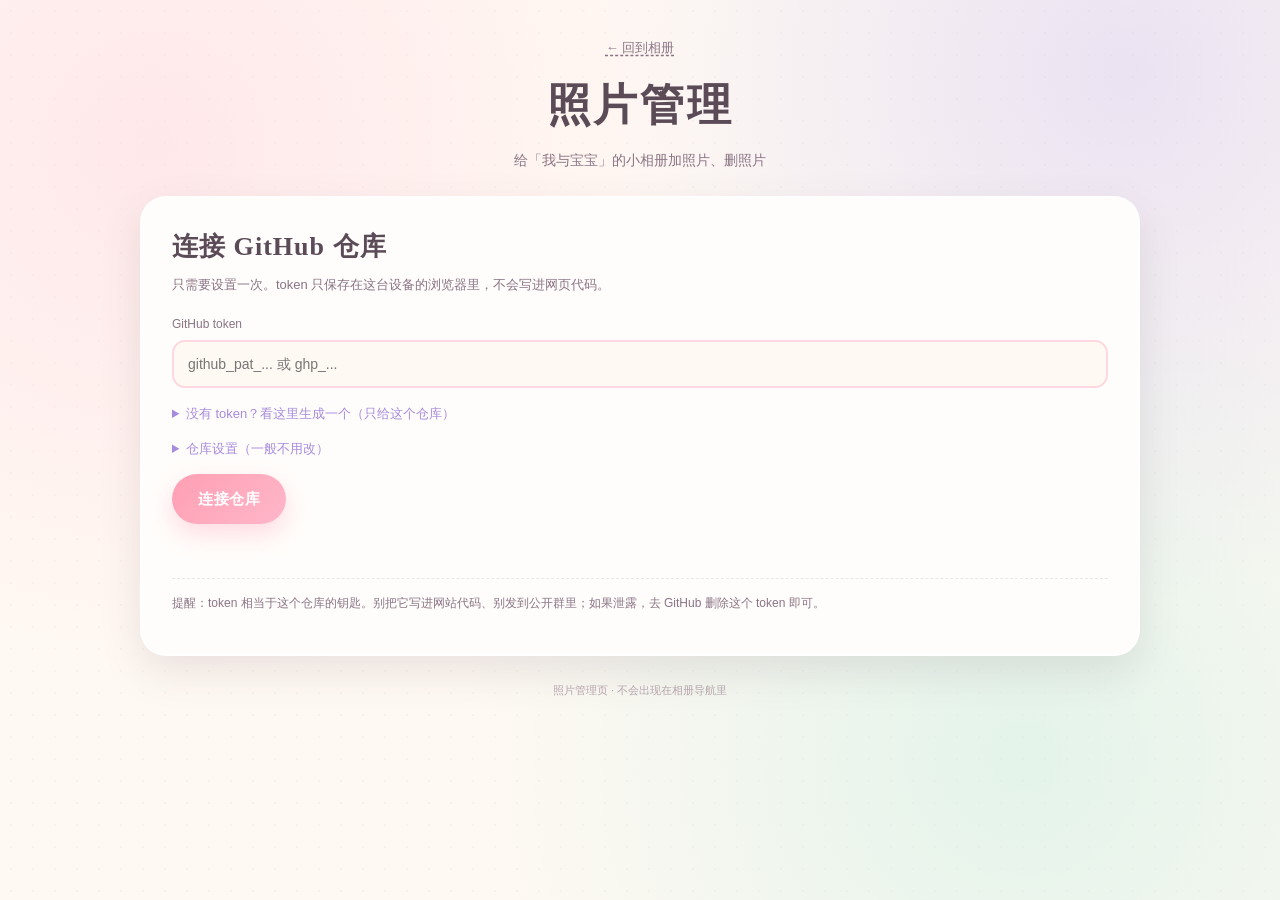
<file: admin.html>
<!DOCTYPE html>
<html lang="zh-CN">
<head>
  <meta charset="UTF-8">
  <meta name="viewport" content="width=device-width, initial-scale=1.0">
  <meta name="robots" content="noindex, nofollow">
  <title>照片管理 · 我们的小相册</title>
  <link rel="icon" href="assets/favicon.svg" type="image/svg+xml">
  <link rel="stylesheet" href="css/style.css">
  <style>
    body.admin-page {
      padding: 34px 18px 64px;
    }

    .admin-shell {
      max-width: 1000px;
      margin: 0 auto;
    }

    .admin-head {
      margin-bottom: 24px;
      text-align: center;
    }

    .admin-back {
      display: inline-block;
      margin-bottom: 12px;
      font-size: 13px;
      color: var(--cocoa-soft);
      text-decoration: underline;
      text-decoration-style: dashed;
      text-underline-offset: 3px;
    }

    .admin-head h1 {
      margin: 0;
      font-family: var(--font-hand);
      font-size: clamp(32px, 5vw, 44px);
      letter-spacing: 0.06em;
    }

    .admin-head p {
      margin: 8px 0 0;
      font-size: 14px;
      color: var(--cocoa-soft);
    }

    .admin-badge {
      display: inline-flex;
      margin-top: 12px;
      padding: 4px 12px;
      border-radius: 999px;
      background: rgba(255, 215, 225, 0.7);
      color: #b25b77;
      font-size: 12px;
    }

    .admin-card {
      margin-bottom: 22px;
      padding: 28px 30px;
      background: var(--white);
      border: 2px solid rgba(255, 255, 255, 0.9);
      border-radius: 26px;
      box-shadow: var(--shadow);
    }

    .admin-card h2 {
      margin: 0 0 6px;
      font-family: var(--font-hand);
      font-size: 26px;
      letter-spacing: 0.04em;
    }

    .admin-hint {
      margin: 0 0 18px;
      font-size: 13px;
      line-height: 1.8;
      color: var(--cocoa-soft);
    }

    .admin-field {
      margin-bottom: 16px;
    }

    .admin-field label,
    .admin-grid-3 label {
      display: block;
      margin-bottom: 6px;
      font-size: 12px;
      color: var(--cocoa-soft);
    }

    .admin-field input,
    .admin-grid-3 input {
      width: 100%;
      padding: 11px 14px;
      border: 2px solid var(--blush);
      border-radius: 13px;
      background: var(--cream);
      color: var(--cocoa);
      font: inherit;
      font-size: 14px;
    }

    .admin-field input:focus,
    .admin-grid-3 input:focus {
      outline: none;
      border-color: var(--pink);
      box-shadow: 0 0 0 4px rgba(255, 183, 201, 0.25);
    }

    .admin-details {
      margin: 14px 0;
      font-size: 13px;
      color: var(--cocoa-soft);
    }

    .admin-details summary {
      cursor: pointer;
      color: var(--lav-deep);
    }

    .admin-details ol {
      margin: 10px 0 0;
      padding-left: 20px;
      line-height: 1.9;
    }

    .admin-details a {
      color: var(--pink);
      text-decoration: underline;
      text-underline-offset: 2px;
    }

    .admin-grid-3 {
      display: grid;
      grid-template-columns: 1fr 1fr 0.8fr;
      gap: 12px;
    }

    .admin-actions {
      display: flex;
      flex-wrap: wrap;
      align-items: center;
      gap: 10px;
    }

    .admin-status {
      min-height: 20px;
      margin: 16px 0 0;
      font-size: 13px;
      line-height: 1.7;
      color: var(--cocoa-soft);
    }

    .admin-status.is-error {
      color: #c04b62;
    }

    .admin-status.is-ok {
      color: #3f8a72;
    }

    .admin-toolbar {
      display: flex;
      align-items: flex-start;
      justify-content: space-between;
      gap: 16px;
      flex-wrap: wrap;
    }

    .admin-toolbar .admin-hint {
      margin-bottom: 0;
    }

    .admin-photo-grid {
      display: grid;
      grid-template-columns: repeat(auto-fill, minmax(170px, 1fr));
      gap: 16px;
      margin-top: 22px;
    }

    .admin-photo {
      overflow: hidden;
      background: var(--cream);
      border: 2px solid rgba(255, 255, 255, 0.9);
      border-radius: 16px;
      box-shadow: var(--shadow-sm);
    }

    .admin-photo-img {
      position: relative;
      aspect-ratio: 4 / 3;
      overflow: hidden;
      background: var(--cream-2);
    }

    .admin-photo-img img {
      width: 100%;
      height: 100%;
      object-fit: cover;
    }

    .admin-photo-img.is-broken::after {
      content: "照片还没同步到线上";
      position: absolute;
      inset: 0;
      display: grid;
      place-items: center;
      padding: 12px;
      text-align: center;
      font-size: 12px;
      color: var(--cocoa-soft);
      background: repeating-linear-gradient(45deg, var(--cream-2) 0 10px, #fdeee6 10px 20px);
    }

    .admin-photo-body {
      padding: 10px 12px 12px;
    }

    .admin-photo-cap {
      display: block;
      overflow: hidden;
      font-family: var(--font-hand);
      font-size: 16px;
      white-space: nowrap;
      text-overflow: ellipsis;
    }

    .admin-photo-date {
      display: block;
      margin-top: 2px;
      font-size: 11px;
      color: var(--cocoa-soft);
    }

    .admin-photo-del {
      margin-top: 8px;
      padding: 4px 10px;
      border: 1px solid var(--blush);
      border-radius: 999px;
      background: #fff;
      color: #b25b77;
      font-size: 11px;
    }

    .admin-photo-del:hover {
      background: var(--blush);
    }

    .admin-empty {
      grid-column: 1 / -1;
      padding: 34px 20px;
      text-align: center;
      font-size: 14px;
      color: var(--cocoa-soft);
      background: var(--cream);
      border: 2px dashed var(--blush);
      border-radius: 18px;
    }

    .admin-footer {
      margin: 26px 0 0;
      text-align: center;
      font-size: 11px;
      color: #b6a4ae;
    }

    .admin-token-note {
      margin-top: 18px;
      padding-top: 14px;
      border-top: 1px dashed rgba(91, 75, 87, 0.12);
      font-size: 12px;
      line-height: 1.8;
      color: var(--cocoa-soft);
    }

    @media (max-width: 640px) {
      body.admin-page {
        padding: 20px 14px 46px;
      }

      .admin-card {
        padding: 22px 18px;
      }

      .admin-grid-3 {
        grid-template-columns: 1fr;
      }

      .admin-photo-grid {
        grid-template-columns: repeat(2, minmax(0, 1fr));
        gap: 10px;
      }

      .admin-photo-cap {
        font-size: 14px;
      }
    }
  </style>
</head>
<body class="admin-page">
  <div class="admin-shell">
    <header class="admin-head">
      <a class="admin-back" href="index.html">← 回到相册</a>
      <h1>照片管理</h1>
      <p>给「我与宝宝」的小相册加照片、删照片</p>
      <span class="admin-badge" id="guestBadge" hidden>访客模式 · 只能添加</span>
    </header>

    <section class="admin-card" id="setupCard">
      <h2>连接 GitHub 仓库</h2>
      <p class="admin-hint">
        只需要设置一次。token 只保存在这台设备的浏览器里，不会写进网页代码。
      </p>

      <div class="admin-field">
        <label for="token">GitHub token</label>
        <input id="token" type="password" autocomplete="off" placeholder="github_pat_... 或 ghp_...">
      </div>

      <details class="admin-details">
        <summary>没有 token？看这里生成一个（只给这个仓库）</summary>
        <ol>
          <li>打开 <a href="https://github.com/settings/tokens?type=beta" target="_blank" rel="noopener">GitHub Fine-grained tokens</a>，点 Generate new token。</li>
          <li>Token name 随便填，比如 <code>album-admin</code>；Expiration 选 90 天。</li>
          <li>Repository access 选 <strong>Only select repositories</strong>，只勾选 <code>littlestar</code>。</li>
          <li>Repository permissions 里把 <strong>Contents</strong> 设成 <strong>Read and write</strong>。</li>
          <li>点 Generate token，复制生成的 token 粘贴到上面。</li>
        </ol>
        <p>如果想让宝宝也能加照片，可以再生成一个同样的 token 只给她用，丢了随时删掉。</p>
      </details>

      <details class="admin-details">
        <summary>仓库设置（一般不用改）</summary>
        <div class="admin-grid-3">
          <label>Owner<input id="owner" type="text" value="zzzalive8-svg"></label>
          <label>Repo<input id="repo" type="text" value="littlestar"></label>
          <label>Branch<input id="branch" type="text" value="main"></label>
        </div>
      </details>

      <div class="admin-actions">
        <button class="btn" id="connectBtn" type="button">连接仓库</button>
        <button class="btn btn--ghost" id="clearTokenBtn" type="button" hidden>清除本机 token</button>
      </div>
      <p class="admin-status" id="setupStatus" role="status"></p>

      <p class="admin-token-note">
        提醒：token 相当于这个仓库的钥匙。别把它写进网站代码、别发到公开群里；如果泄露，去 GitHub 删除这个 token 即可。
      </p>
    </section>

    <section class="admin-card" id="managerCard" hidden>
      <div class="admin-toolbar">
        <div>
          <h2>照片列表 <span id="photoCount"></span></h2>
          <p class="admin-hint" id="managerHint">选择照片后会先压缩成适合网页的尺寸，再提交到仓库。</p>
        </div>
        <div class="admin-actions">
          <button class="btn" id="addBtn" type="button">＋ 添加照片</button>
          <button class="btn btn--ghost" id="settingsBtn" type="button">仓库设置</button>
        </div>
      </div>

      <input type="file" id="fileInput" accept="image/*" multiple hidden>
      <p class="admin-status" id="status" role="status"></p>
      <div class="admin-photo-grid" id="photoGrid"></div>
    </section>

    <p class="admin-footer">照片管理页 · 不会出现在相册导航里</p>
  </div>

  <script>
    (function () {
      "use strict";

      var GUEST = new URLSearchParams(location.search).get("guest") === "1";
      var MAX_EDGE = 1600;
      var JPEG_QUALITY = 0.85;
      var DEFAULT_OWNER = "zzzalive8-svg";
      var DEFAULT_REPO = "littlestar";
      var DEFAULT_BRANCH = "main";
      var LS = {
        token: "albumAdminToken",
        owner: "albumAdminOwner",
        repo: "albumAdminRepo",
        branch: "albumAdminBranch"
      };

      var state = {
        owner: DEFAULT_OWNER,
        repo: DEFAULT_REPO,
        branch: DEFAULT_BRANCH,
        token: "",
        photos: [],
        connected: false,
        busy: false
      };

      var $ = function (id) { return document.getElementById(id); };
      var setupCard = $("setupCard");
      var managerCard = $("managerCard");
      var tokenInput = $("token");
      var ownerInput = $("owner");
      var repoInput = $("repo");
      var branchInput = $("branch");
      var connectBtn = $("connectBtn");
      var clearTokenBtn = $("clearTokenBtn");
      var settingsBtn = $("settingsBtn");
      var addBtn = $("addBtn");
      var fileInput = $("fileInput");
      var photoGrid = $("photoGrid");
      var photoCount = $("photoCount");
      var statusEl = $("status");
      var setupStatus = $("setupStatus");
      var guestBadge = $("guestBadge");
      var managerHint = $("managerHint");

      function setStatus(el, text, kind) {
        if (!el) return;
        el.textContent = text || "";
        el.className = "admin-status" + (kind ? " is-" + kind : "");
      }

      function loadStored() {
        try {
          var savedOwner = localStorage.getItem(LS.owner);
          var savedRepo = localStorage.getItem(LS.repo);
          var savedBranch = localStorage.getItem(LS.branch);
          var savedToken = localStorage.getItem(LS.token);
          if (savedOwner) state.owner = savedOwner;
          if (savedRepo) state.repo = savedRepo;
          if (savedBranch) state.branch = savedBranch;
          if (savedToken) state.token = savedToken;
        } catch (e) {}
        ownerInput.value = state.owner;
        repoInput.value = state.repo;
        branchInput.value = state.branch;
        tokenInput.value = state.token;
        clearTokenBtn.hidden = !state.token;
      }

      function saveStored() {
        try {
          localStorage.setItem(LS.owner, state.owner);
          localStorage.setItem(LS.repo, state.repo);
          localStorage.setItem(LS.branch, state.branch);
          localStorage.setItem(LS.token, state.token);
        } catch (e) {}
        clearTokenBtn.hidden = !state.token;
      }

      function readFields() {
        state.owner = ownerInput.value.trim() || DEFAULT_OWNER;
        state.repo = repoInput.value.trim() || DEFAULT_REPO;
        state.branch = branchInput.value.trim() || DEFAULT_BRANCH;
        state.token = tokenInput.value.trim();
      }

      function api(path, options) {
        var opts = options || {};
        var headers = Object.assign({
          "Authorization": "Bearer " + state.token,
          "Accept": "application/vnd.github+json",
          "X-GitHub-Api-Version": "2022-11-28"
        }, opts.headers || {});
        var body = opts.body;
        if (body && typeof body !== "string") {
          body = JSON.stringify(body);
          headers["Content-Type"] = "application/json";
        }
        var url = "https://api.github.com/repos/" + state.owner + "/" + state.repo + path;
        return fetch(url, {
          method: opts.method || "GET",
          headers: headers,
          body: body
        }).then(function (res) {
          if (!res.ok) {
            return res.text().then(function (text) {
              var message = res.status + " " + res.statusText;
              try {
                var json = JSON.parse(text);
                if (json && json.message) message = res.status + " " + json.message;
              } catch (e) {}
              var err = new Error(message);
              err.status = res.status;
              throw err;
            });
          }
          if (res.status === 204) return null;
          return res.json();
        });
      }

      function decodeBase64Utf8(b64) {
        var bin = atob(String(b64 || "").replace(/\s+/g, ""));
        var bytes = new Uint8Array(bin.length);
        for (var i = 0; i < bin.length; i += 1) bytes[i] = bin.charCodeAt(i);
        return new TextDecoder().decode(bytes);
      }

      function encodeBase64Utf8(text) {
        var bytes = new TextEncoder().encode(text);
        var bin = "";
        var chunk = 0x8000;
        for (var i = 0; i < bytes.length; i += chunk) {
          bin += String.fromCharCode.apply(null, bytes.subarray(i, i + chunk));
        }
        return btoa(bin);
      }

      function blobToBase64(blob) {
        return new Promise(function (resolve, reject) {
          var reader = new FileReader();
          reader.onload = function () {
            var result = String(reader.result || "");
            var comma = result.indexOf(",");
            resolve(comma >= 0 ? result.slice(comma + 1) : result);
          };
          reader.onerror = function () { reject(new Error("读取图片失败")); };
          reader.readAsDataURL(blob);
        });
      }

      function parseManifest(text) {
        var start = String(text || "").indexOf("window.PHOTOS");
        if (start < 0) throw new Error("照片清单格式不认识");
        var eq = text.indexOf("=", start);
        var json = text.slice(eq + 1).trim();
        if (json.slice(-1) === ";") json = json.slice(0, -1).trim();
        var list = JSON.parse(json);
        if (!Array.isArray(list)) throw new Error("照片清单不是数组");
        return list.filter(function (item) {
          return item && typeof item.src === "string" && item.src;
        });
      }

      function serializeManifest(photos) {
        var header = "/* 这个文件由照片管理页自动更新，请不要手改。 */\n\n";
        var list = sortPhotos(photos);
        if (!list.length) return header + "window.PHOTOS = [];\n";
        return header + "window.PHOTOS = [\n" +
          list.map(function (p) {
            return "  " + JSON.stringify({
              src: p.src,
              date: p.date || "",
              caption: p.caption || ""
            });
          }).join(",\n") +
          "\n];\n";
      }

      function sortPhotos(photos) {
        return photos.slice().sort(function (a, b) {
          var da = a.date || "";
          var db = b.date || "";
          if (da !== db) return da < db ? -1 : 1;
          return String(a.src).localeCompare(String(b.src));
        });
      }

      function filenameFromSrc(src) {
        var s = String(src || "").replace(/^photos\//, "");
        try { s = decodeURIComponent(s); } catch (e) {}
        return s;
      }

      function siteBase() {
        return new URL(".", location.href).href;
      }

      function pagesImageUrl(filename) {
        return siteBase() + "photos/" + encodeURIComponent(filename);
      }

      function rawImageUrl(filename) {
        return "https://raw.githubusercontent.com/" + state.owner + "/" + state.repo + "/" +
          encodeURIComponent(state.branch) + "/photos/" + encodeURIComponent(filename);
      }

      function todayISO() {
        var d = new Date();
        var pad = function (n) { return n < 10 ? "0" + n : String(n); };
        return d.getFullYear() + "-" + pad(d.getMonth() + 1) + "-" + pad(d.getDate());
      }

      function parseFilename(name) {
        var base = String(name || "").replace(/\.[^.]+$/, "");
        var m = /^(\d{4})[-_.]?(\d{1,2})[-_.]?(\d{1,2})(?:[\s_\-—·]+(.*))?$/.exec(base);
        if (m) {
          var y = Number(m[1]);
          var mo = Number(m[2]);
          var d = Number(m[3]);
          var dt = new Date(y, mo - 1, d);
          if (dt.getFullYear() === y && dt.getMonth() === mo - 1 && dt.getDate() === d) {
            var pad = function (n) { return n < 10 ? "0" + n : String(n); };
            return {
              date: y + "-" + pad(mo) + "-" + pad(d),
              caption: (m[4] || base).replace(/_+/g, " ").trim()
            };
          }
        }
        return { date: todayISO(), caption: base.trim() };
      }

      function loadImageFile(file) {
        return new Promise(function (resolve, reject) {
          var url = URL.createObjectURL(file);
          var img = new Image();
          img.onload = function () {
            resolve({
              image: img,
              width: img.naturalWidth || img.width,
              height: img.naturalHeight || img.height,
              cleanup: function () { URL.revokeObjectURL(url); }
            });
          };
          img.onerror = function () {
            URL.revokeObjectURL(url);
            reject(new Error("无法读取图片（HEIC 建议先转成 JPG）"));
          };
          img.src = url;
        });
      }

      function compressImage(file) {
        var bitmap = null;
        return createImageBitmap(file, { imageOrientation: "from-image" })
          .catch(function () {
            return createImageBitmap(file).catch(function () { return null; });
          })
          .then(function (bmp) {
            bitmap = bmp;
            if (bitmap) {
              return {
                image: bitmap,
                width: bitmap.width,
                height: bitmap.height,
                cleanup: function () { if (bitmap.close) bitmap.close(); }
              };
            }
            return loadImageFile(file);
          })
          .then(function (source) {
            var scale = Math.min(1, MAX_EDGE / Math.max(source.width, source.height));
            var w = Math.max(1, Math.round(source.width * scale));
            var h = Math.max(1, Math.round(source.height * scale));
            var canvas = document.createElement("canvas");
            canvas.width = w;
            canvas.height = h;
            var ctx = canvas.getContext("2d");
            ctx.imageSmoothingEnabled = true;
            ctx.imageSmoothingQuality = "high";
            ctx.drawImage(source.image, 0, 0, w, h);
            source.cleanup();
            return new Promise(function (resolve, reject) {
              canvas.toBlob(function (blob) {
                if (blob) resolve(blob);
                else reject(new Error("图片压缩失败"));
              }, "image/jpeg", JPEG_QUALITY);
            });
          });
      }

      function getManifest() {
        return api("/contents/js/photos.js?ref=" + encodeURIComponent(state.branch))
          .then(function (data) {
            var text = decodeBase64Utf8(data.content);
            return { text: text, photos: parseManifest(text), sha: data.sha };
          });
      }

      function commitTree(opts) {
        var branch = encodeURIComponent(state.branch);
        return api("/git/ref/heads/" + branch)
          .then(function (ref) {
            var parentSha = ref.object.sha;
            return api("/git/commits/" + parentSha).then(function (commit) {
              var baseTree = commit.tree.sha;
              var tree = [];
              var chain = Promise.resolve();

              (opts.newFiles || []).forEach(function (file) {
                chain = chain.then(function () {
                  return blobToBase64(file.blob).then(function (content) {
                    return api("/git/blobs", {
                      method: "POST",
                      body: { content: content, encoding: "base64" }
                    }).then(function (blob) {
                      tree.push({ path: file.path, mode: "100644", type: "blob", sha: blob.sha });
                    });
                  });
                });
              });

              chain = chain.then(function () {
                return api("/git/blobs", {
                  method: "POST",
                  body: { content: encodeBase64Utf8(opts.manifestText), encoding: "base64" }
                }).then(function (blob) {
                  tree.push({ path: "js/photos.js", mode: "100644", type: "blob", sha: blob.sha });
                });
              });

              (opts.deletes || []).forEach(function (path) {
                tree.push({ path: path, mode: "100644", type: "blob", sha: null });
              });

              return chain
                .then(function () {
                  return api("/git/trees", {
                    method: "POST",
                    body: { base_tree: baseTree, tree: tree }
                  });
                })
                .then(function (newTree) {
                  return api("/git/commits", {
                    method: "POST",
                    body: {
                      message: opts.message,
                      tree: newTree.sha,
                      parents: [parentSha]
                    }
                  });
                })
                .then(function (newCommit) {
                  return api("/git/refs/heads/" + branch, {
                    method: "PATCH",
                    body: { sha: newCommit.sha }
                  });
                });
            });
          });
      }

      function renderPhotos() {
        photoGrid.innerHTML = "";
        var list = state.photos.slice().sort(function (a, b) {
          var da = a.date || "";
          var db = b.date || "";
          if (da !== db) return da < db ? 1 : -1;
          return String(a.src).localeCompare(String(b.src));
        });
        photoCount.textContent = "· " + list.length + " 张";

        if (!list.length) {
          var empty = document.createElement("p");
          empty.className = "admin-empty";
          empty.textContent = "还没有照片，点「添加照片」开始吧。";
          photoGrid.appendChild(empty);
          return;
        }

        list.forEach(function (photo) {
          var filename = filenameFromSrc(photo.src);
          var card = document.createElement("article");
          card.className = "admin-photo";

          var imageWrap = document.createElement("div");
          imageWrap.className = "admin-photo-img";
          var img = document.createElement("img");
          img.loading = "lazy";
          img.alt = photo.caption || "照片";
          img.src = pagesImageUrl(filename);
          img.onerror = function () {
            if (!img.dataset.rawTried) {
              img.dataset.rawTried = "1";
              img.src = rawImageUrl(filename);
              return;
            }
            imageWrap.classList.add("is-broken");
          };
          imageWrap.appendChild(img);

          var body = document.createElement("div");
          body.className = "admin-photo-body";
          var cap = document.createElement("span");
          cap.className = "admin-photo-cap";
          cap.textContent = photo.caption || "我们的日子";
          var date = document.createElement("span");
          date.className = "admin-photo-date";
          date.textContent = photo.date || "";
          body.appendChild(cap);
          body.appendChild(date);

          if (!GUEST) {
            var del = document.createElement("button");
            del.type = "button";
            del.className = "admin-photo-del";
            del.textContent = "删除";
            del.addEventListener("click", function () { deletePhoto(photo); });
            body.appendChild(del);
          }

          card.appendChild(imageWrap);
          card.appendChild(body);
          photoGrid.appendChild(card);
        });
      }

      function refresh() {
        return getManifest().then(function (data) {
          state.photos = data.photos;
          renderPhotos();
        });
      }

      function showSetup(message, kind) {
        setupCard.hidden = false;
        managerCard.hidden = true;
        if (message) setStatus(setupStatus, message, kind);
      }

      function showManager() {
        setupCard.hidden = true;
        managerCard.hidden = false;
        setStatus(setupStatus, "");
      }

      function connect(silent) {
        readFields();
        if (!state.token) {
          setStatus(setupStatus, "先填 GitHub token。", "error");
          return Promise.resolve(false);
        }
        setStatus(setupStatus, "正在连接仓库…");
        return getManifest()
          .then(function (data) {
            state.photos = data.photos;
            state.connected = true;
            saveStored();
            showManager();
            renderPhotos();
            setStatus(statusEl, "已连接，共 " + state.photos.length + " 张照片。");
            return true;
          })
          .catch(function (err) {
            state.connected = false;
            showSetup("连接失败：" + err.message + "。检查 token 权限（Contents Read and write）和仓库名。", "error");
            if (!silent) console.error(err);
            return false;
          });
      }

      function addSelected(files) {
        var list = Array.prototype.slice.call(files || []);
        if (!list.length || state.busy) return;
        state.busy = true;
        addBtn.disabled = true;
        setStatus(statusEl, "正在压缩 " + list.length + " 张照片…");

        var prepared = [];
        var failed = [];
        var chain = Promise.resolve();

        list.forEach(function (file, index) {
          chain = chain.then(function () {
            return compressImage(file).then(function (blob) {
              var meta = parseFilename(file.name);
              var stamp = Date.now();
              var rand = Math.random().toString(36).slice(2, 7);
              var filename = "photo_" + stamp + "_" + index + "_" + rand + ".jpg";
              prepared.push({
                path: "photos/" + filename,
                blob: blob,
                date: meta.date,
                caption: meta.caption
              });
              setStatus(statusEl, "正在压缩 " + (index + 1) + "/" + list.length + "…");
            }).catch(function (err) {
              failed.push(file.name + "：" + err.message);
            });
          });
        });

        chain
          .then(function () {
            if (!prepared.length) {
              throw new Error("没有成功读取的照片。" + (failed.length ? " " + failed.join("；") : ""));
            }
            setStatus(statusEl, "正在上传 " + prepared.length + " 张到 GitHub…");
            return getManifest().then(function (data) {
              var entries = data.photos.concat(prepared.map(function (p) {
                return { src: p.path, date: p.date, caption: p.caption };
              }));
              var text = serializeManifest(entries);
              return commitTree({
                newFiles: prepared,
                deletes: [],
                manifestText: text,
                message: "添加 " + prepared.length + " 张照片"
              });
            });
          })
          .then(function () {
            setStatus(statusEl, "已提交 " + prepared.length + " 张。GitHub Pages 约 1～2 分钟后更新；期间列表里新照片可能先显示占位。", "ok");
            if (failed.length) {
              setStatus(statusEl, "已提交 " + prepared.length + " 张，另有 " + failed.length + " 张失败：" + failed.join("；"), "ok");
            }
            return refresh();
          })
          .catch(function (err) {
            setStatus(statusEl, "操作失败：" + err.message, "error");
          })
          .then(function () {
            state.busy = false;
            addBtn.disabled = false;
          });
      }

      function deletePhoto(photo) {
        if (GUEST || state.busy) return;
        var filename = filenameFromSrc(photo.src);
        if (!confirm("确定删除「" + (photo.caption || filename) + "」吗？会同时删除仓库里的照片文件。")) return;
        state.busy = true;
        setStatus(statusEl, "正在删除…");

        var deletes = [];
        api("/contents/photos/" + encodeURIComponent(filename) + "?ref=" + encodeURIComponent(state.branch))
          .then(function () {
            deletes.push("photos/" + filename);
          })
          .catch(function (err) {
            if (err.status !== 404) throw err;
          })
          .then(function () {
            return getManifest();
          })
          .then(function (data) {
            var remaining = data.photos.filter(function (p) { return p.src !== photo.src; });
            return commitTree({
              newFiles: [],
              deletes: deletes,
              manifestText: serializeManifest(remaining),
              message: "删除照片 " + filename
            });
          })
          .then(function () {
            setStatus(statusEl, "已删除，GitHub Pages 约 1～2 分钟后更新。", "ok");
            return refresh();
          })
          .catch(function (err) {
            setStatus(statusEl, "删除失败：" + err.message, "error");
          })
          .then(function () {
            state.busy = false;
          });
      }

      connectBtn.addEventListener("click", function () { connect(false); });

      settingsBtn.addEventListener("click", function () {
        showSetup();
        setStatus(setupStatus, "修改后点「连接仓库」重新连接。");
      });

      clearTokenBtn.addEventListener("click", function () {
        try { localStorage.removeItem(LS.token); } catch (e) {}
        state.token = "";
        tokenInput.value = "";
        clearTokenBtn.hidden = true;
        showSetup("本机 token 已清除。", "ok");
      });

      addBtn.addEventListener("click", function () {
        if (!state.connected || state.busy) return;
        fileInput.click();
      });

      fileInput.addEventListener("change", function () {
        addSelected(fileInput.files);
        fileInput.value = "";
      });

      guestBadge.hidden = !GUEST;
      if (GUEST) {
        managerHint.textContent = "访客模式：页面只显示添加照片，删除按钮已隐藏；token 本身仍有仓库写入权限，请只发给本人。";
      }

      loadStored();
      if (state.token) {
        connect(true);
      } else {
        showSetup();
      }
    })();
  </script>
</body>
</html>
</file>
<file: css/style.css>
/* ============================================================
   我们的小相册 · 可爱手帐风
   全部使用系统字体与本地 CSS，不依赖任何外部资源。
   ============================================================ */

:root {
  --cream: #fff9f3;
  --cream-2: #fff3e9;
  --blush: #ffd7e1;
  --blush-deep: #ffb7c9;
  --pink: #ff8fa8;
  --lav: #cfc3f0;
  --lav-deep: #a78bdd;
  --butter: #ffe27a;
  --mint: #cdefe3;
  --cocoa: #5b4b57;
  --cocoa-soft: #8a7484;
  --white: #fffdfb;
  --shadow: 0 16px 40px rgba(91, 75, 87, 0.13);
  --shadow-sm: 0 6px 18px rgba(91, 75, 87, 0.1);
  --shadow-pink: 0 10px 24px rgba(255, 143, 168, 0.3);
  --radius: 26px;
  --font-hand: "KaiTi", "楷体", "STKaiti", "Microsoft YaHei", serif;
  --font-body: "Microsoft YaHei", "PingFang SC", "DengXian", sans-serif;
  --font-latin: "Comic Sans MS", "Segoe Print", "Segoe UI", cursive;
}

*,
*::before,
*::after {
  box-sizing: border-box;
}

html {
  scroll-behavior: smooth;
}

body {
  margin: 0;
  min-height: 100vh;
  overflow-x: hidden;
  color: var(--cocoa);
  font-family: var(--font-body);
  font-size: 16px;
  line-height: 1.6;
  background-color: var(--cream);
  background-image:
    radial-gradient(circle at 12% 16%, rgba(255, 215, 225, 0.5), transparent 40%),
    radial-gradient(circle at 88% 8%, rgba(207, 195, 240, 0.42), transparent 38%),
    radial-gradient(circle at 80% 84%, rgba(205, 239, 227, 0.55), transparent 44%),
    radial-gradient(rgba(91, 75, 87, 0.04) 1px, transparent 1px);
  background-size: auto, auto, auto, 22px 22px;
  background-attachment: fixed;
  -webkit-font-smoothing: antialiased;
}

body.is-locked {
  overflow: hidden;
}

img {
  max-width: 100%;
  display: block;
}

button,
input,
textarea {
  font: inherit;
  color: inherit;
}

button {
  cursor: pointer;
}

a {
  color: inherit;
  text-decoration: none;
}

::selection {
  background: var(--blush);
  color: var(--cocoa);
}

[hidden] {
  display: none !important;
}

.svg-defs {
  position: absolute;
  width: 0;
  height: 0;
  overflow: hidden;
}

.sr-only {
  position: absolute;
  width: 1px;
  height: 1px;
  padding: 0;
  margin: -1px;
  overflow: hidden;
  clip: rect(0 0 0 0);
  white-space: nowrap;
  border: 0;
}

:focus-visible {
  outline: 3px dashed var(--pink);
  outline-offset: 3px;
}

/* ---------------- 背景涂鸦 ---------------- */

.bg-doodles {
  position: fixed;
  inset: 0;
  z-index: 0;
  overflow: hidden;
  pointer-events: none;
}

.doodle {
  position: absolute;
  opacity: 0.42;
  animation: floaty 9s ease-in-out infinite;
}

.doodle--1 { width: 46px; top: 12%; left: 5%; animation-delay: -1s; }
.doodle--2 { width: 52px; top: 24%; right: 7%; animation-delay: -3s; }
.doodle--3 { width: 96px; top: 58%; left: 3%; opacity: 0.3; animation-delay: -5s; }
.doodle--4 { width: 40px; top: 72%; right: 5%; animation-delay: -2s; }
.doodle--5 { width: 30px; top: 88%; left: 16%; opacity: 0.28; animation-delay: -6s; }
.doodle--6 { width: 34px; top: 42%; right: 16%; opacity: 0.26; animation-delay: -4s; }

/* ---------------- 暗号门 ---------------- */

.gate {
  position: fixed;
  inset: 0;
  z-index: 100;
  display: flex;
  align-items: center;
  justify-content: center;
  padding: 96px 22px 40px;
  background: rgba(255, 249, 243, 1);
  transition: background 0.9s ease;
  overflow: hidden;
}

.gate-door {
  position: absolute;
  top: 0;
  bottom: 0;
  width: 50.5%;
  background-color: var(--blush);
  background-image:
    radial-gradient(rgba(255, 255, 255, 0.55) 2px, transparent 2px),
    linear-gradient(120deg, rgba(255, 255, 255, 0.25), transparent 60%);
  background-size: 26px 26px, auto;
  transition: transform 0.9s cubic-bezier(0.7, 0, 0.3, 1);
}

.gate-door--left {
  left: 0;
  border-right: 3px dashed rgba(91, 75, 87, 0.18);
}

.gate-door--right {
  right: 0;
  background-color: var(--lav);
  background-image:
    radial-gradient(rgba(255, 255, 255, 0.5) 2px, transparent 2px),
    linear-gradient(240deg, rgba(255, 255, 255, 0.25), transparent 60%);
  background-size: 26px 26px, auto;
}

.gate.is-open {
  background: rgba(255, 249, 243, 0);
  pointer-events: none;
}

.gate.is-open .gate-door--left {
  transform: translateX(-101%);
}

.gate.is-open .gate-door--right {
  transform: translateX(101%);
}

.gate-card {
  position: relative;
  z-index: 2;
  width: min(430px, 100%);
  margin-top: 64px;
  padding: 62px 36px 24px;
  text-align: center;
  background: var(--white);
  border: 3px solid rgba(91, 75, 87, 0.08);
  border-radius: 32px;
  box-shadow: var(--shadow);
  transition: opacity 0.5s ease, transform 0.5s ease;
}

.gate.is-open .gate-card {
  opacity: 0;
  transform: translateY(-14px) scale(0.96);
}

.gate-card::before {
  content: "";
  position: absolute;
  top: -18px;
  left: 50%;
  width: 120px;
  height: 34px;
  transform: translateX(-50%) rotate(-2deg);
  background: repeating-linear-gradient(
    90deg,
    rgba(255, 226, 122, 0.85) 0 12px,
    rgba(255, 215, 225, 0.85) 12px 24px
  );
  border-radius: 3px;
  box-shadow: 0 3px 8px rgba(91, 75, 87, 0.08);
}

.gate-bear {
  position: absolute;
  top: -84px;
  left: 50%;
  width: 136px;
  transform: translateX(-50%);
  filter: drop-shadow(0 8px 14px rgba(91, 75, 87, 0.14));
  animation: bob 4s ease-in-out infinite;
}

.gate-deco {
  position: absolute;
  pointer-events: none;
  animation: floaty 7s ease-in-out infinite;
}

.gate-deco img { width: 100%; }

.gate-deco--flower { width: 42px; top: 18px; left: -18px; animation-delay: -2s; }
.gate-deco--star { width: 34px; top: 44px; right: -14px; animation-delay: -4s; }
.gate-deco--heart { width: 30px; bottom: 34px; left: -12px; animation-delay: -1s; }
.gate-deco--cloud { width: 54px; bottom: -16px; right: -16px; opacity: 0.85; animation-delay: -5s; }

.gate-kicker {
  margin: 0 0 10px;
  font-family: var(--font-latin);
  font-size: 11px;
  letter-spacing: 0.22em;
  color: var(--lav-deep);
}

.gate-title {
  margin: 0;
  font-family: var(--font-hand);
  font-size: clamp(26px, 5vw, 34px);
  font-weight: 700;
  letter-spacing: 0.04em;
}

.gate-sub {
  margin: 8px 0 24px;
  font-size: 14px;
  color: var(--cocoa-soft);
}

.gate-form {
  display: flex;
  gap: 10px;
}

.gate-input {
  flex: 1;
  min-width: 0;
  padding: 13px 18px;
  background: var(--cream);
  border: 2px solid var(--blush);
  border-radius: 999px;
  font-size: 15px;
  transition: border-color 0.2s ease, box-shadow 0.2s ease;
}

.gate-input::placeholder {
  color: #c1afb9;
}

.gate-input:focus {
  outline: none;
  border-color: var(--pink);
  box-shadow: 0 0 0 4px rgba(255, 183, 201, 0.28);
}

.gate-btn {
  flex: 0 0 auto;
  padding: 13px 22px;
  border: none;
  border-radius: 999px;
  background: linear-gradient(135deg, #ff9fb4, #ffb7c9);
  color: #fff;
  font-weight: 700;
  letter-spacing: 0.06em;
  box-shadow: var(--shadow-pink);
  transition: transform 0.18s ease, box-shadow 0.18s ease;
}

.gate-btn:hover {
  transform: translateY(-2px);
  box-shadow: 0 14px 26px rgba(255, 143, 168, 0.4);
}

.gate-btn:active {
  transform: translateY(0) scale(0.98);
}

.gate-hint {
  min-height: 22px;
  margin: 14px 0 0;
  font-size: 13px;
  color: var(--pink);
}

.gate-foot {
  margin: 18px 0 0;
  padding-top: 14px;
  border-top: 1px dashed rgba(91, 75, 87, 0.12);
  font-size: 11px;
  letter-spacing: 0.08em;
  color: #b6a4ae;
}

.gate-form.is-wrong,
.gate-card.is-wrong {
  animation: shake 0.42s ease;
}

.gate-card.is-wrong .gate-input {
  border-color: #f08a9a;
  background: #fff6f8;
}

/* ---------------- 顶栏 ---------------- */

.app {
  position: relative;
  z-index: 1;
}

.topbar {
  position: sticky;
  top: 0;
  z-index: 20;
  display: flex;
  align-items: center;
  justify-content: space-between;
  gap: 18px;
  padding: 14px max(22px, calc((100vw - 1120px) / 2 + 22px));
  background: rgba(255, 249, 243, 0.82);
  border-bottom: 1px dashed rgba(91, 75, 87, 0.14);
  backdrop-filter: blur(10px);
  -webkit-backdrop-filter: blur(10px);
}

.brand {
  display: inline-flex;
  align-items: center;
  gap: 10px;
  font-family: var(--font-hand);
  font-size: 19px;
  font-weight: 700;
  letter-spacing: 0.04em;
}

.brand img {
  width: 32px;
  height: 32px;
}

.topnav {
  display: flex;
  gap: 26px;
  font-size: 15px;
}

.topnav a {
  position: relative;
  color: var(--cocoa-soft);
  padding: 4px 0;
  transition: color 0.2s ease;
}

.topnav a::after {
  content: "";
  position: absolute;
  left: 50%;
  bottom: -2px;
  width: 0;
  height: 3px;
  border-radius: 3px;
  background: var(--blush-deep);
  transform: translateX(-50%);
  transition: width 0.22s ease;
}

.topnav a:hover {
  color: var(--cocoa);
}

.topnav a:hover::after {
  width: 100%;
}

/* ---------------- 首页 ---------------- */

.hero {
  display: grid;
  grid-template-columns: 1.06fr 0.94fr;
  align-items: center;
  gap: 48px;
  max-width: 1120px;
  margin: 0 auto;
  padding: 88px 24px 70px;
}

.eyebrow {
  margin: 0 0 14px;
  font-family: var(--font-latin);
  font-size: 12px;
  letter-spacing: 0.32em;
  color: var(--lav-deep);
}

.hero-title {
  display: flex;
  align-items: center;
  flex-wrap: wrap;
  gap: 4px 14px;
  margin: 0;
  font-family: var(--font-hand);
  font-size: clamp(42px, 7vw, 76px);
  font-weight: 700;
  line-height: 1.14;
  letter-spacing: 0.02em;
}

.title-heart {
  width: clamp(38px, 5vw, 56px);
  height: auto;
  flex: 0 0 auto;
  animation: heartbeat 2.6s ease-in-out infinite;
}

.title-heart path {
  fill: var(--pink);
  stroke: var(--cocoa);
  stroke-width: 4;
  stroke-linejoin: round;
}

.hero-quote {
  max-width: 30em;
  margin: 22px 0 0;
  font-size: 17px;
  color: var(--cocoa-soft);
}

.stat-row {
  display: grid;
  grid-template-columns: minmax(0, 300px);
  gap: 16px;
  margin-top: 34px;
}

.stat-card {
  padding: 18px 20px 16px;
  background: rgba(255, 215, 225, 0.58);
  border: 2px solid rgba(255, 255, 255, 0.85);
  border-radius: 22px;
  box-shadow: var(--shadow-sm);
}

.stat-label {
  display: block;
  font-size: 12px;
  letter-spacing: 0.06em;
  color: var(--cocoa-soft);
}

.stat-num {
  display: flex;
  align-items: baseline;
  gap: 6px;
  margin: 4px 0 2px;
  font-family: var(--font-hand);
  font-size: 40px;
  line-height: 1.1;
  color: var(--cocoa);
  font-variant-numeric: tabular-nums;
}

.stat-num small {
  font-family: var(--font-body);
  font-size: 14px;
  font-weight: 400;
  color: var(--cocoa-soft);
}

.stat-sub {
  display: block;
  font-size: 12px;
  color: var(--cocoa-soft);
}

.hero-cta {
  display: flex;
  flex-wrap: wrap;
  gap: 12px;
  margin-top: 30px;
}

/* 通用按钮 */

.btn {
  display: inline-flex;
  align-items: center;
  justify-content: center;
  gap: 6px;
  padding: 13px 26px;
  border: none;
  border-radius: 999px;
  background: linear-gradient(135deg, #ff9fb4, #ffb7c9);
  color: #fff;
  font-size: 15px;
  font-weight: 700;
  letter-spacing: 0.04em;
  box-shadow: var(--shadow-pink);
  transition: transform 0.18s ease, box-shadow 0.18s ease, background 0.18s ease;
}

.btn:hover {
  transform: translateY(-2px);
  box-shadow: 0 14px 28px rgba(255, 143, 168, 0.4);
}

.btn:active {
  transform: translateY(0) scale(0.98);
}

.btn--ghost {
  background: rgba(255, 253, 251, 0.9);
  color: var(--cocoa);
  border: 2px solid var(--blush);
  box-shadow: var(--shadow-sm);
}

.btn--ghost:hover {
  box-shadow: 0 12px 24px rgba(255, 183, 201, 0.32);
}

.btn--small {
  padding: 9px 18px;
  font-size: 14px;
}

.btn-icon {
  width: 18px;
  height: 18px;
  flex: 0 0 auto;
}

/* 首页拍立得 */

.hero-photos {
  position: relative;
  min-height: 430px;
}

.polaroid {
  position: relative;
  margin: 0;
  padding: 13px 13px 16px;
  background: var(--white);
  border: 1px solid rgba(91, 75, 87, 0.07);
  border-radius: 7px;
  box-shadow: var(--shadow);
}

.polaroid::before {
  content: "";
  position: absolute;
  top: -14px;
  left: 50%;
  width: 84px;
  height: 26px;
  transform: translateX(-50%) rotate(-3deg);
  background: rgba(255, 226, 122, 0.72);
  border-radius: 2px;
}

.polaroid--a {
  position: absolute;
  top: 6px;
  left: 4%;
  z-index: 2;
  width: 66%;
  transform: rotate(-4deg);
  animation: floaty 8s ease-in-out infinite;
}

.polaroid--b {
  position: absolute;
  right: 0;
  bottom: 12px;
  z-index: 1;
  width: 52%;
  transform: rotate(5deg);
  animation: floaty 9s ease-in-out -2s infinite;
}

.polaroid--b::before {
  background: rgba(207, 195, 240, 0.7);
  transform: translateX(-50%) rotate(4deg);
}

.polaroid-img {
  overflow: hidden;
  background: var(--cream-2);
  border-radius: 3px;
  aspect-ratio: 1 / 1;
}

.polaroid-img img {
  width: 100%;
  height: 100%;
  object-fit: cover;
}

.polaroid figcaption {
  padding-top: 9px;
  text-align: center;
  font-family: var(--font-hand);
  font-size: 16px;
  color: var(--cocoa-soft);
}

.polaroid-edit {
  position: absolute;
  top: 22px;
  right: 22px;
  z-index: 5;
  display: inline-flex;
  align-items: center;
  gap: 5px;
  padding: 7px 12px;
  border: 1.5px solid rgba(255, 183, 201, 0.9);
  border-radius: 999px;
  background: rgba(255, 253, 251, 0.92);
  color: var(--cocoa-soft);
  font-size: 12px;
  box-shadow: 0 6px 14px rgba(91, 75, 87, 0.15);
  transition: transform 0.18s ease, background 0.18s ease, color 0.18s ease;
}

.polaroid-edit:hover {
  transform: translateY(-1px);
  background: #fff;
  color: var(--cocoa);
}

.polaroid-edit .btn-icon {
  width: 14px;
  height: 14px;
}

.hero-sticker {
  position: absolute;
  z-index: 3;
  pointer-events: none;
  filter: drop-shadow(0 5px 8px rgba(91, 75, 87, 0.12));
}

.hero-sticker--bow {
  width: 92px;
  top: -22px;
  right: 6%;
  transform: rotate(8deg);
  animation: floaty 7s ease-in-out -1s infinite;
}

.hero-sticker--star {
  width: 46px;
  bottom: -6px;
  left: 2%;
  animation: floaty 6s ease-in-out -3s infinite;
}

/* ---------------- 通用区块 ---------------- */

.section {
  max-width: 1120px;
  margin: 0 auto;
  padding: 76px 24px;
}

.section-head {
  margin-bottom: 40px;
  text-align: center;
}

.section-kicker {
  margin: 0 0 8px;
  font-family: var(--font-latin);
  font-size: 12px;
  letter-spacing: 0.3em;
  color: var(--lav-deep);
}

.section-title {
  margin: 0;
  font-family: var(--font-hand);
  font-size: clamp(32px, 5vw, 42px);
  font-weight: 700;
  letter-spacing: 0.06em;
}

.section-sub {
  margin: 10px 0 0;
  font-size: 14px;
  color: var(--cocoa-soft);
}

/* ---------------- 时光轴 ---------------- */

.month-block {
  margin-bottom: 58px;
}

.month-block:last-child {
  margin-bottom: 0;
}

.month-head {
  display: flex;
  align-items: center;
  gap: 14px;
  margin-bottom: 26px;
}

.month-head h3 {
  margin: 0;
  font-family: var(--font-hand);
  font-size: 25px;
  font-weight: 700;
  letter-spacing: 0.04em;
  white-space: nowrap;
}

.month-head .month-count {
  flex: 0 0 auto;
  padding: 2px 11px;
  font-size: 12px;
  color: var(--cocoa-soft);
  background: rgba(255, 215, 225, 0.6);
  border-radius: 999px;
}

.month-head .month-line {
  flex: 1;
  height: 0;
  border-top: 2px dashed rgba(207, 195, 240, 0.75);
}

.photo-grid {
  display: grid;
  grid-template-columns: repeat(auto-fill, minmax(198px, 1fr));
  gap: 34px 24px;
}

.photo-card {
  position: relative;
  display: block;
  width: 100%;
  padding: 10px 10px 12px;
  text-align: left;
  background: var(--white);
  border: 1px solid rgba(91, 75, 87, 0.06);
  border-radius: 7px;
  box-shadow: var(--shadow-sm);
  transform: rotate(var(--tilt, 0deg));
  transition: transform 0.28s ease, box-shadow 0.28s ease;
}

.photo-card::before {
  content: "";
  position: absolute;
  top: -11px;
  left: 50%;
  width: 68px;
  height: 21px;
  transform: translateX(-50%) rotate(-2deg);
  background: var(--tape, rgba(255, 226, 122, 0.72));
  border-radius: 2px;
  z-index: 1;
}

.photo-card:hover,
.photo-card:focus-visible {
  transform: rotate(0deg) translateY(-7px) scale(1.025);
  box-shadow: 0 18px 38px rgba(91, 75, 87, 0.18);
  z-index: 2;
}

.photo-card:focus-visible {
  outline: 3px dashed var(--pink);
  outline-offset: 4px;
}

.photo-frame {
  overflow: hidden;
  background: var(--cream-2);
  border-radius: 3px;
  aspect-ratio: 4 / 3;
}

.photo-frame img {
  width: 100%;
  height: 100%;
  object-fit: cover;
  transition: transform 0.5s ease;
}

.photo-card:hover .photo-frame img {
  transform: scale(1.045);
}

.photo-cap {
  display: block;
  margin-top: 8px;
  overflow: hidden;
  font-family: var(--font-hand);
  font-size: 15px;
  color: var(--cocoa);
  white-space: nowrap;
  text-overflow: ellipsis;
}

.photo-date {
  display: block;
  font-size: 11px;
  letter-spacing: 0.04em;
  color: #b09ca7;
}

.photo-card.is-broken .photo-frame {
  display: flex;
  align-items: center;
  justify-content: center;
  padding: 10px;
  text-align: center;
  white-space: pre-line;
  font-size: 12px;
  line-height: 1.5;
  color: var(--cocoa-soft);
  background: repeating-linear-gradient(
    45deg,
    var(--cream-2) 0 10px,
    #fdeee6 10px 20px
  );
}

.photo-card.is-broken .photo-frame img {
  display: none;
}

/* 空状态 */

.empty-state {
  max-width: 620px;
  margin: 10px auto 0;
  padding: 38px 30px 34px;
  text-align: center;
  background: rgba(255, 253, 251, 0.75);
  border: 3px dashed var(--blush);
  border-radius: 30px;
}

.empty-bear {
  width: 250px;
  margin: 0 auto 6px;
}

.empty-state h3 {
  margin: 4px 0 10px;
  font-family: var(--font-hand);
  font-size: 25px;
}

.empty-state p {
  margin: 0 0 12px;
  font-size: 14px;
  color: var(--cocoa-soft);
}

.empty-state code {
  padding: 1px 7px;
  font-family: Consolas, "Courier New", monospace;
  font-size: 13px;
  color: var(--cocoa);
  background: var(--blush);
  border-radius: 6px;
}

.empty-tip {
  margin-top: 18px !important;
  padding-top: 16px;
  border-top: 1px dashed rgba(91, 75, 87, 0.14);
  font-size: 12.5px !important;
}

/* ---------------- 悄悄话 ---------------- */

.note-board {
  display: flex;
  flex-wrap: wrap;
  justify-content: center;
  gap: 26px 22px;
  padding: 10px 0 4px;
}

.note {
  position: relative;
  width: 208px;
  min-height: 168px;
  padding: 26px 20px 18px;
  background: var(--note-bg, var(--butter));
  border-radius: 4px;
  box-shadow: 0 10px 22px rgba(91, 75, 87, 0.13);
  transform: rotate(var(--tilt, -2deg));
  transition: transform 0.25s ease, box-shadow 0.25s ease;
}

.note:hover {
  transform: rotate(0deg) translateY(-5px);
  box-shadow: 0 18px 32px rgba(91, 75, 87, 0.18);
}

.note::before {
  content: "";
  position: absolute;
  top: -12px;
  left: 50%;
  width: 76px;
  height: 24px;
  transform: translateX(-50%) rotate(2deg);
  background: rgba(255, 253, 251, 0.72);
  border-radius: 2px;
  box-shadow: 0 2px 5px rgba(91, 75, 87, 0.06);
}

.note-text {
  margin: 0;
  font-family: var(--font-hand);
  font-size: 20px;
  line-height: 1.62;
  white-space: pre-wrap;
  overflow-wrap: anywhere;
}

.note-from {
  display: block;
  margin-top: 14px;
  text-align: right;
  font-size: 11px;
  color: rgba(91, 75, 87, 0.55);
}

.note-del {
  position: absolute;
  top: 4px;
  right: 6px;
  width: 24px;
  height: 24px;
  padding: 0;
  border: none;
  border-radius: 50%;
  background: rgba(255, 255, 255, 0.55);
  color: rgba(91, 75, 87, 0.5);
  font-size: 14px;
  line-height: 1;
  opacity: 0;
  transition: opacity 0.2s ease, background 0.2s ease;
}

.note:hover .note-del,
.note-del:focus-visible {
  opacity: 1;
}

.note-del:hover {
  background: #fff;
  color: var(--pink);
}

.note-form {
  max-width: 470px;
  margin: 32px auto 0;
}

.note-form textarea {
  display: block;
  width: 100%;
  padding: 15px 18px;
  font-family: var(--font-hand);
  font-size: 18px;
  line-height: 1.6;
  color: var(--cocoa);
  background: var(--white);
  border: 2px dashed var(--blush-deep);
  border-radius: 16px;
  resize: vertical;
  min-height: 96px;
}

.note-form textarea:focus {
  outline: none;
  border-color: var(--pink);
  box-shadow: 0 0 0 4px rgba(255, 183, 201, 0.25);
}

.note-form-actions {
  display: flex;
  justify-content: flex-end;
  gap: 10px;
  margin-top: 12px;
}

.notes-actions {
  margin-top: 30px;
  text-align: center;
}

.notes-empty {
  margin: 20px 0;
  font-family: var(--font-hand);
  font-size: 19px;
  color: var(--cocoa-soft);
}

/* ---------------- 页脚 ---------------- */

.footer {
  padding: 26px 24px 40px;
  text-align: center;
  border-top: 1px dashed rgba(91, 75, 87, 0.14);
}

.footer-links {
  display: flex;
  justify-content: center;
  flex-wrap: wrap;
  gap: 8px 22px;
  margin: 0;
}

.link-btn {
  padding: 2px 0;
  border: none;
  background: none;
  color: #b09ca7;
  font-size: 12px;
  text-decoration: underline;
  text-decoration-style: dashed;
  text-underline-offset: 3px;
}

.link-btn:hover {
  color: var(--cocoa);
}

/* ---------------- 大图查看 ---------------- */

.lightbox {
  position: fixed;
  inset: 0;
  z-index: 200;
  display: flex;
  align-items: center;
  justify-content: center;
  padding: 26px;
  background: rgba(43, 32, 43, 0.93);
  animation: fadeIn 0.22s ease;
}

.lb-figure {
  margin: 0;
  max-width: 90vw;
  text-align: center;
}

.lb-img {
  max-width: 88vw;
  max-height: 76vh;
  margin: 0 auto;
  object-fit: contain;
  border-radius: 10px;
  background: rgba(255, 255, 255, 0.05);
  box-shadow: 0 24px 60px rgba(0, 0, 0, 0.35);
}

.lb-caption {
  margin-top: 16px;
  color: #fff;
}

.lb-cap {
  display: block;
  font-family: var(--font-hand);
  font-size: 21px;
  letter-spacing: 0.04em;
}

.lb-meta {
  display: flex;
  justify-content: center;
  gap: 16px;
  margin-top: 4px;
  font-size: 12px;
  color: rgba(255, 255, 255, 0.66);
}

.lb-count {
  font-variant-numeric: tabular-nums;
}

.lb-btn {
  position: absolute;
  display: flex;
  align-items: center;
  justify-content: center;
  width: 50px;
  height: 50px;
  padding: 0;
  border: 1px solid rgba(255, 255, 255, 0.25);
  border-radius: 50%;
  background: rgba(255, 255, 255, 0.12);
  color: #fff;
  font-size: 27px;
  line-height: 1;
  transition: background 0.2s ease, transform 0.2s ease;
  backdrop-filter: blur(4px);
}

.lb-btn:hover {
  background: rgba(255, 143, 168, 0.7);
  transform: scale(1.06);
}

.lb-btn--close {
  top: 22px;
  right: 24px;
  font-size: 18px;
}

.lb-btn--prev { left: 3vw; }
.lb-btn--next { right: 3vw; }

.lb-img.is-broken {
  min-width: 260px;
  min-height: 180px;
  padding: 60px 30px;
  font-size: 14px;
  color: rgba(255, 255, 255, 0.7);
  background: rgba(255, 255, 255, 0.08);
}

.lb-fallback {
  max-width: 340px;
  margin: 10vh auto;
  padding: 50px 28px;
  font-family: var(--font-hand);
  font-size: 20px;
  line-height: 1.8;
  color: rgba(255, 255, 255, 0.78);
  background: rgba(255, 255, 255, 0.08);
  border: 2px dashed rgba(255, 255, 255, 0.25);
  border-radius: 18px;
}

/* ---------------- 生日模式 ---------------- */

.birthday {
  position: fixed;
  inset: 0;
  z-index: 300;
  display: flex;
  align-items: center;
  justify-content: center;
  padding: 24px;
  overflow: hidden;
  background:
    radial-gradient(circle at 50% 38%, #fff6ef 0%, #ffdde5 46%, #d6c9f4 100%);
}

.confetti-canvas {
  position: absolute;
  inset: 0;
  width: 100%;
  height: 100%;
  pointer-events: none;
}

.birthday-card {
  position: relative;
  z-index: 1;
  width: min(520px, 94vw);
  max-height: 92vh;
  overflow: auto;
  padding: 34px 32px 26px;
  text-align: center;
  background: var(--white);
  border: 3px solid rgba(255, 255, 255, 0.9);
  border-radius: 32px;
  box-shadow: 0 30px 70px rgba(91, 75, 87, 0.24);
  animation: popIn 0.45s cubic-bezier(0.2, 1.4, 0.4, 1);
}

.birthday.is-closing .birthday-card {
  animation: popOut 0.3s ease forwards;
}

.bday-close {
  position: absolute;
  top: 12px;
  right: 14px;
  width: 34px;
  height: 34px;
  padding: 0;
  border: none;
  border-radius: 50%;
  background: var(--cream);
  color: var(--cocoa-soft);
  font-size: 15px;
  line-height: 1;
  transition: background 0.2s ease, color 0.2s ease;
}

.bday-close:hover {
  background: var(--blush);
  color: var(--cocoa);
}

.bday-kicker {
  margin: 4px 0 6px;
  font-family: var(--font-latin);
  font-size: 12px;
  letter-spacing: 0.26em;
  color: var(--pink);
}

.bday-title {
  margin: 0;
  font-family: var(--font-hand);
  font-size: clamp(28px, 6vw, 36px);
  font-weight: 700;
  letter-spacing: 0.03em;
}

.bday-sub {
  margin: 8px 0 0;
  font-size: 13px;
  color: var(--cocoa-soft);
}

.cake-box {
  margin: 6px auto 0;
  width: 210px;
}

.cake-svg {
  width: 100%;
  height: auto;
}

.candle .flame {
  transform-origin: center bottom;
  animation: flicker 1.3s ease-in-out infinite;
  transition: opacity 0.4s ease, transform 0.4s ease;
}

.candle:nth-child(2) .flame { animation-delay: -0.3s; }
.candle:nth-child(3) .flame { animation-delay: -0.6s; }

.candle .smoke {
  fill: none;
  stroke: rgba(91, 75, 87, 0.4);
  stroke-width: 3;
  opacity: 0;
}

.birthday.candles-out .candle .flame {
  opacity: 0;
  transform: translateY(-6px) scale(0.4);
}

.birthday.candles-out .candle .smoke {
  animation: smokeUp 2.4s ease-out forwards;
}

.bday-msg {
  min-height: 30px;
  margin: 6px 0 16px;
  font-family: var(--font-hand);
  font-size: 19px;
  line-height: 1.85;
  white-space: pre-line;
}

.bday-actions {
  display: flex;
  flex-direction: column;
  align-items: center;
  gap: 10px;
}

.bday-actions .btn {
  min-width: 238px;
}

.bday-btn {
  padding: 13px 34px;
}

.bday-hint {
  margin: 14px 0 0;
  font-size: 12px;
  color: var(--cocoa-soft);
}

.birthday[hidden] {
  display: none !important;
}

/* ---------------- 一封信 ---------------- */

.letter {
  position: fixed;
  inset: 0;
  z-index: 350;
  display: flex;
  align-items: center;
  justify-content: center;
  padding: 26px;
  overflow: hidden;
  background:
    radial-gradient(circle at 16% 14%, rgba(255, 255, 255, 0.22), transparent 34%),
    radial-gradient(circle at 84% 82%, rgba(255, 215, 225, 0.34), transparent 42%),
    linear-gradient(155deg, #655a8b 0%, #9b8ccd 48%, #e8cbe6 100%);
  animation: fadeIn 0.3s ease;
}

.letter::before {
  content: "";
  position: absolute;
  inset: -14%;
  background-image: url("../assets/star-doodle.svg");
  background-size: 112px 112px;
  opacity: 0.14;
  transform: rotate(-7deg);
  animation: starDrift 90s linear infinite;
  pointer-events: none;
}

.letter-starfield {
  position: absolute;
  inset: 0;
  pointer-events: none;
  opacity: 0.8;
  background-image:
    radial-gradient(2px 2px at 11% 24%, #fff, transparent 60%),
    radial-gradient(1.6px 1.6px at 23% 68%, #fff, transparent 60%),
    radial-gradient(2.2px 2.2px at 34% 16%, #ffe9f1, transparent 60%),
    radial-gradient(1.5px 1.5px at 45% 82%, #fff, transparent 60%),
    radial-gradient(2px 2px at 56% 30%, #f4ecff, transparent 60%),
    radial-gradient(1.4px 1.4px at 66% 72%, #fff, transparent 60%),
    radial-gradient(2.2px 2.2px at 77% 20%, #fff, transparent 60%),
    radial-gradient(1.6px 1.6px at 88% 58%, #ffe9f1, transparent 60%),
    radial-gradient(2px 2px at 94% 86%, #fff, transparent 60%),
    radial-gradient(1.5px 1.5px at 8% 86%, #fff, transparent 60%);
  animation: twinkle 5s ease-in-out infinite;
}

.letter-deco {
  position: absolute;
  z-index: 1;
  pointer-events: none;
  filter: drop-shadow(0 8px 14px rgba(47, 42, 74, 0.35));
  animation: floaty 8s ease-in-out infinite;
}

.letter-deco--1 { width: 64px; top: 7%; left: 7%; }
.letter-deco--2 { width: 38px; bottom: 10%; left: 11%; opacity: 0.9; animation-delay: -2s; }
.letter-deco--3 { width: 44px; top: 12%; right: 8%; animation-delay: -4s; }
.letter-deco--4 { width: 46px; bottom: 8%; right: 10%; animation-delay: -6s; }

.letter-close {
  position: absolute;
  top: 20px;
  right: 22px;
  z-index: 5;
  width: 44px;
  height: 44px;
  padding: 0;
  border: 1px solid rgba(255, 255, 255, 0.55);
  border-radius: 50%;
  background: rgba(255, 253, 251, 0.9);
  color: var(--cocoa);
  font-size: 16px;
  line-height: 1;
  box-shadow: 0 8px 20px rgba(47, 42, 74, 0.25);
  transition: transform 0.25s ease, background 0.2s ease;
}

.letter-close:hover {
  background: #fff;
  transform: rotate(90deg);
}

.letter-paper {
  position: relative;
  z-index: 2;
  width: min(730px, 94vw);
  max-height: 90vh;
  overflow-y: auto;
  overscroll-behavior: contain;
  padding: 54px 58px 40px;
  background-color: #fffdf7;
  background-image:
    radial-gradient(rgba(122, 160, 205, 0.15) 1px, transparent 1px),
    radial-gradient(circle at 18% 6%, rgba(205, 239, 227, 0.35), transparent 30%),
    radial-gradient(circle at 84% 94%, rgba(255, 215, 225, 0.36), transparent 34%);
  background-size: 22px 22px, auto, auto;
  border: 2px solid rgba(255, 255, 255, 0.85);
  border-radius: 20px;
  box-shadow:
    0 30px 80px rgba(47, 42, 74, 0.42),
    0 0 0 1px rgba(167, 139, 221, 0.18) inset;
  transform: rotate(-0.35deg);
  animation: letterIn 0.55s cubic-bezier(0.2, 1.15, 0.35, 1);
  scrollbar-width: thin;
  scrollbar-color: rgba(167, 139, 221, 0.5) transparent;
}

.letter-paper::-webkit-scrollbar {
  width: 8px;
}

.letter-paper::-webkit-scrollbar-thumb {
  background: rgba(167, 139, 221, 0.45);
  border-radius: 99px;
}

.letter-tape {
  position: absolute;
  top: 8px;
  left: 50%;
  width: 128px;
  height: 20px;
  transform: translateX(-50%) rotate(-2deg);
  background-image:
    url("../assets/star-doodle.svg"),
    repeating-linear-gradient(
      90deg,
      rgba(255, 226, 122, 0.85) 0 13px,
      rgba(255, 215, 225, 0.85) 13px 26px
    );
  background-size: 20px 20px, auto;
  background-repeat: repeat-x, repeat;
  border-radius: 3px;
  box-shadow: 0 3px 8px rgba(91, 75, 87, 0.1);
}

.letter-head {
  position: relative;
  margin-bottom: 18px;
}

.letter-head::before {
  content: "";
  position: absolute;
  z-index: -1;
  top: -22px;
  left: -18px;
  right: 10%;
  height: 128px;
  background: radial-gradient(ellipse at 26% 50%, rgba(147, 197, 232, 0.38), transparent 72%);
  filter: blur(10px);
}

.letter-title {
  margin: 0;
  font-family: var(--font-hand);
  font-size: 27px;
  font-weight: 700;
  letter-spacing: 0.06em;
  color: #3d5a87;
  filter: url("#ink-wobble");
}

.letter-head-star {
  position: absolute;
  top: -10px;
  right: 0;
  width: 46px;
  transform: rotate(10deg);
  animation: bob 5s ease-in-out infinite;
}

.letter-greeting {
  margin: 10px 0 0;
  font-family: var(--font-hand);
  font-size: 18px;
  letter-spacing: 0.06em;
  color: #4a6794;
}

.letter-body {
  font-family: var(--font-hand);
  font-size: 17.5px;
  line-height: 2;
  color: #3b5680;
  letter-spacing: 0.015em;
  text-align: justify;
  text-shadow: 0.25px 0.3px 0 rgba(59, 86, 128, 0.16);
  filter: url("#ink-wobble");
}

.letter-body p:nth-child(odd) {
  transform: rotate(0.07deg);
}

.letter-body p:nth-child(even) {
  transform: rotate(-0.07deg);
}

.letter-body p {
  margin: 0 0 13px;
  text-indent: 2em;
}

.letter-body p:last-child {
  margin-bottom: 0;
}

.letter-sign {
  position: relative;
  margin-top: 30px;
  padding-right: 58px;
  text-align: right;
  font-family: var(--font-hand);
  filter: url("#ink-wobble");
}

.letter-signature {
  margin: 0;
  font-size: 24px;
  letter-spacing: 0.1em;
  color: #3d5a87;
}

.letter-date {
  margin: 6px 0 0;
  font-size: 15px;
  letter-spacing: 0.1em;
  color: #6b84a8;
}

.letter-stamp {
  position: absolute;
  right: 0;
  top: 0;
  width: 44px;
  transform: rotate(-12deg);
  opacity: 0.92;
}

.letter-good {
  position: absolute;
  right: 4px;
  bottom: -18px;
  font-family: var(--font-latin);
  font-size: 30px;
  letter-spacing: 0.02em;
  color: rgba(110, 150, 200, 0.48);
  transform: rotate(-6deg);
  pointer-events: none;
}

.letter-foot {
  margin: 38px 0 0;
  padding-top: 16px;
  border-top: 1px dashed rgba(167, 139, 221, 0.35);
  text-align: center;
  font-size: 12px;
  letter-spacing: 0.16em;
  color: #8f9bb5;
}

.letter-finish {
  display: flex;
  margin: 18px auto 0;
}

/* ---------------- 更换最喜欢的一张 ---------------- */

.favorite-picker {
  position: fixed;
  inset: 0;
  z-index: 250;
  display: flex;
  align-items: center;
  justify-content: center;
  padding: 24px;
  background: rgba(43, 32, 43, 0.72);
  backdrop-filter: blur(6px);
  -webkit-backdrop-filter: blur(6px);
  animation: fadeIn 0.2s ease;
}

.favorite-card {
  position: relative;
  display: flex;
  flex-direction: column;
  width: min(920px, 94vw);
  max-height: 90vh;
  padding: 30px 32px 22px;
  overflow: hidden;
  background: var(--white);
  border-radius: 28px;
  box-shadow: var(--shadow);
  animation: popIn 0.35s cubic-bezier(0.2, 1.2, 0.35, 1);
}

.favorite-close {
  position: absolute;
  top: 16px;
  right: 18px;
  z-index: 2;
  width: 38px;
  height: 38px;
  padding: 0;
  border: none;
  border-radius: 50%;
  background: var(--cream);
  color: var(--cocoa-soft);
  font-size: 15px;
  line-height: 1;
  transition: background 0.2s ease, color 0.2s ease;
}

.favorite-close:hover {
  background: var(--blush);
  color: var(--cocoa);
}

.favorite-bday {
  display: none;
  align-self: center;
  margin: 0 0 8px;
  padding: 4px 13px;
  border-radius: 999px;
  background: rgba(255, 226, 122, 0.6);
  color: #a15b72;
  font-family: var(--font-latin);
  font-size: 10px;
  letter-spacing: 0.14em;
}

body.is-birthday .favorite-bday {
  display: inline-flex;
}

.favorite-kicker {
  margin: 0 0 6px;
  text-align: center;
  font-family: var(--font-latin);
  font-size: 11px;
  letter-spacing: 0.3em;
  color: var(--lav-deep);
}

.favorite-title {
  margin: 0;
  text-align: center;
  font-family: var(--font-hand);
  font-size: clamp(24px, 4vw, 31px);
  font-weight: 700;
  letter-spacing: 0.05em;
}

.favorite-sub {
  margin: 7px 0 0;
  text-align: center;
  font-size: 13px;
  color: var(--cocoa-soft);
}

.favorite-grid {
  display: grid;
  grid-template-columns: repeat(auto-fill, minmax(150px, 1fr));
  flex: 1 1 auto;
  gap: 16px;
  min-height: 0;
  margin-top: 22px;
  padding-right: 4px;
  overflow-y: auto;
  overscroll-behavior: contain;
  scrollbar-width: thin;
  scrollbar-color: rgba(167, 139, 221, 0.5) transparent;
}

.favorite-grid::-webkit-scrollbar {
  width: 8px;
}

.favorite-grid::-webkit-scrollbar-thumb {
  background: rgba(167, 139, 221, 0.45);
  border-radius: 99px;
}

.favorite-item {
  position: relative;
  padding: 0;
  aspect-ratio: 4 / 3;
  overflow: hidden;
  border: 3px solid transparent;
  border-radius: 14px;
  background: var(--cream-2);
  font: inherit;
  color: inherit;
  text-align: left;
  cursor: pointer;
  transition: transform 0.18s ease, border-color 0.18s ease, box-shadow 0.18s ease;
}

.favorite-item:hover {
  transform: translateY(-3px);
  border-color: var(--blush);
}

.favorite-item.is-current {
  border-color: var(--pink);
  box-shadow: 0 0 0 4px rgba(255, 143, 168, 0.18);
}

.favorite-item img {
  display: block;
  width: 100%;
  height: 100%;
  object-fit: cover;
  transition: transform 0.35s ease;
}

.favorite-item:hover img {
  transform: scale(1.04);
}

.favorite-item-cap {
  position: absolute;
  right: 0;
  bottom: 0;
  left: 0;
  padding: 24px 10px 7px;
  overflow: hidden;
  font-family: var(--font-hand);
  font-size: 14px;
  white-space: nowrap;
  text-overflow: ellipsis;
  color: #fff;
  background: linear-gradient(transparent, rgba(43, 32, 43, 0.7));
}

.favorite-item-date {
  position: absolute;
  top: 8px;
  left: 10px;
  padding: 2px 8px;
  font-size: 10px;
  color: var(--cocoa);
  background: rgba(255, 253, 251, 0.86);
  border-radius: 999px;
}

.favorite-item-badge {
  position: absolute;
  top: 8px;
  right: 8px;
  display: grid;
  place-items: center;
  width: 26px;
  height: 26px;
  font-size: 13px;
  color: #fff;
  background: var(--pink);
  border-radius: 50%;
  box-shadow: 0 4px 10px rgba(255, 143, 168, 0.4);
}

.favorite-empty {
  grid-column: 1 / -1;
  max-width: 430px;
  margin: 30px auto;
  padding: 30px 26px;
  text-align: center;
  font-size: 14px;
  line-height: 1.8;
  color: var(--cocoa-soft);
  background: var(--cream);
  border: 2px dashed var(--blush);
  border-radius: 18px;
}

.favorite-foot {
  margin-top: 16px;
  text-align: center;
}

/* ---------------- 音乐按钮 ---------------- */

.music-btn {
  position: fixed;
  right: 22px;
  bottom: 22px;
  z-index: 150;
  display: none;
  width: 58px;
  height: 58px;
  padding: 0;
  border: 3px solid #fff;
  border-radius: 50%;
  background: var(--cocoa);
  box-shadow: 0 10px 24px rgba(91, 75, 87, 0.28);
  transition: transform 0.2s ease, box-shadow 0.2s ease;
}

body.is-unlocked .music-btn {
  display: block;
}

.music-btn:hover {
  transform: scale(1.06);
  box-shadow: 0 14px 30px rgba(91, 75, 87, 0.34);
}

.music-icon {
  width: 42px;
  height: 42px;
  margin: 0 auto;
  transition: transform 0.2s ease;
}

.music-btn.is-playing .music-icon {
  animation: spin 6s linear infinite;
}

.music-btn .music-tip {
  position: absolute;
  right: 68px;
  top: 50%;
  transform: translateY(-50%);
  padding: 4px 10px;
  font-size: 11px;
  white-space: nowrap;
  color: var(--cocoa);
  background: var(--white);
  border-radius: 999px;
  box-shadow: var(--shadow-sm);
  opacity: 0;
  pointer-events: none;
  transition: opacity 0.2s ease;
}

.music-btn:hover .music-tip {
  opacity: 1;
}

.noscript {
  padding: 20px;
  text-align: center;
  background: var(--blush);
}

.toast {
  position: fixed;
  left: 50%;
  bottom: 96px;
  z-index: 400;
  max-width: min(88vw, 420px);
  padding: 11px 20px;
  font-size: 13px;
  line-height: 1.5;
  text-align: center;
  color: var(--cocoa);
  background: rgba(255, 253, 251, 0.96);
  border: 2px solid var(--blush);
  border-radius: 999px;
  box-shadow: var(--shadow);
  opacity: 0;
  transform: translate(-50%, 10px);
  pointer-events: none;
  transition: opacity 0.25s ease, transform 0.25s ease;
}

.toast.is-show {
  opacity: 1;
  transform: translate(-50%, 0);
}

/* ---------------- 生日全站氛围 ---------------- */

body.is-birthday {
  background-image:
    radial-gradient(circle at 12% 16%, rgba(255, 215, 225, 0.85), transparent 42%),
    radial-gradient(circle at 88% 8%, rgba(255, 226, 122, 0.55), transparent 40%),
    radial-gradient(circle at 80% 84%, rgba(207, 195, 240, 0.65), transparent 44%),
    radial-gradient(rgba(255, 143, 168, 0.18) 1.5px, transparent 1.5px);
  background-size: auto, auto, auto, 26px 26px;
}

body.is-birthday .topbar {
  border-bottom-color: rgba(255, 143, 168, 0.3);
}

body.is-birthday .eyebrow,
body.is-birthday .section-kicker {
  color: var(--pink);
}

body.is-birthday .stat-card {
  background: rgba(255, 226, 122, 0.5);
}

body.is-birthday .footer {
  border-top-color: rgba(255, 143, 168, 0.3);
}

.bday-decor {
  display: none;
  position: fixed;
  inset: 0;
  z-index: 0;
  overflow: hidden;
  pointer-events: none;
}

body.is-birthday .bday-decor {
  display: block;
}

.bday-balloon {
  position: absolute;
  width: 86px;
  opacity: 0.82;
  filter: drop-shadow(0 10px 14px rgba(91, 75, 87, 0.18));
  animation: balloonFloat 10s ease-in-out infinite;
}

.bday-balloon--1 {
  top: 24%;
  left: 2.5%;
}

.bday-balloon--2 {
  top: 14%;
  right: 3%;
  width: 70px;
  animation-delay: -3.5s;
}

.bday-balloon--3 {
  bottom: 10%;
  left: 5%;
  width: 58px;
  opacity: 0.65;
  animation-delay: -7s;
}

.bday-spark {
  position: absolute;
  width: 26px;
  opacity: 0.5;
  animation: floaty 7s ease-in-out infinite;
}

.bday-spark--1 {
  top: 46%;
  right: 12%;
  animation-delay: -2s;
}

.bday-spark--2 {
  top: 70%;
  right: 5%;
  width: 22px;
  animation-delay: -4s;
}

.bday-spark--3 {
  top: 60%;
  left: 11%;
  width: 30px;
  animation-delay: -6s;
}

.gate-bunting {
  display: none;
  position: absolute;
  top: 0;
  left: 0;
  z-index: 1;
  width: 100%;
  height: 120px;
  object-fit: contain;
  pointer-events: none;
  opacity: 0.95;
}

body.is-birthday .gate-bunting {
  display: block;
}

.gate-bday {
  display: none;
  margin: 8px 0 0;
  padding: 5px 13px;
  border-radius: 999px;
  background: rgba(255, 226, 122, 0.6);
  color: #a15b72;
  font-family: var(--font-latin);
  font-size: 10px;
  letter-spacing: 0.13em;
}

body.is-birthday .gate-bday {
  display: inline-flex;
}

.topbar-bday {
  display: none;
  padding: 4px 12px;
  border-radius: 999px;
  background: linear-gradient(135deg, rgba(255, 226, 122, 0.9), rgba(255, 215, 225, 0.9));
  color: #9a586c;
  font-family: var(--font-latin);
  font-size: 10px;
  letter-spacing: 0.14em;
  white-space: nowrap;
  box-shadow: 0 4px 10px rgba(255, 183, 201, 0.3);
}

body.is-birthday .topbar-bday {
  display: inline-flex;
  align-items: center;
}

.hero-bday {
  display: none;
  margin: 0 0 14px;
  padding: 6px 15px;
  border: 2px solid var(--blush);
  border-radius: 999px;
  background: rgba(255, 253, 251, 0.8);
  color: #b25b77;
  font-family: var(--font-latin);
  font-size: 11px;
  letter-spacing: 0.13em;
}

body.is-birthday .hero-bday {
  display: inline-flex;
  align-items: center;
}

.hero-bunting {
  display: none;
  position: absolute;
  top: 0;
  left: 0;
  width: 100%;
  height: 140px;
  object-fit: contain;
  pointer-events: none;
}

body.is-birthday .hero {
  position: relative;
  padding-top: 165px;
}

body.is-birthday .hero-bunting {
  display: block;
}

.letter-bday-tag {
  display: none;
  margin: 0 0 9px;
  padding: 4px 12px;
  border-radius: 999px;
  background: rgba(255, 215, 225, 0.7);
  color: #b25b77;
  font-family: var(--font-latin);
  font-size: 10px;
  letter-spacing: 0.13em;
}

body.is-birthday .letter-bday-tag {
  display: inline-flex;
}

.lb-bday {
  display: none;
  position: absolute;
  top: 24px;
  left: 50%;
  z-index: 2;
  margin: 0;
  padding: 5px 15px;
  border: 1px solid rgba(255, 215, 225, 0.4);
  border-radius: 999px;
  background: rgba(255, 143, 168, 0.22);
  color: rgba(255, 255, 255, 0.9);
  font-family: var(--font-latin);
  font-size: 11px;
  letter-spacing: 0.14em;
  transform: translateX(-50%);
}

body.is-birthday .lb-bday {
  display: block;
}

body.is-birthday .music-btn::after {
  content: "";
  position: absolute;
  top: -9px;
  right: -5px;
  width: 22px;
  height: 22px;
  background: url("../assets/star.svg") center / contain no-repeat;
  filter: drop-shadow(0 3px 5px rgba(91, 75, 87, 0.25));
}

@keyframes balloonFloat {
  0%, 100% { transform: translateY(0) rotate(-2deg); }
  50% { transform: translateY(-18px) rotate(2deg); }
}

/* ---------------- 动画 ---------------- */

@keyframes floaty {
  0%, 100% { transform: translateY(0) rotate(0deg); }
  50% { transform: translateY(-10px) rotate(2deg); }
}

@keyframes bob {
  0%, 100% { transform: translateX(-50%) translateY(0); }
  50% { transform: translateX(-50%) translateY(-6px); }
}

@keyframes heartbeat {
  0%, 100% { transform: scale(1); }
  12% { transform: scale(1.13); }
  24% { transform: scale(1); }
  36% { transform: scale(1.09); }
  48% { transform: scale(1); }
}

@keyframes shake {
  0%, 100% { transform: translateX(0); }
  20% { transform: translateX(-8px) rotate(-1deg); }
  40% { transform: translateX(7px) rotate(1deg); }
  60% { transform: translateX(-5px); }
  80% { transform: translateX(4px); }
}

@keyframes flicker {
  0%, 100% { transform: scaleY(1) scaleX(1); opacity: 1; }
  35% { transform: scaleY(1.12) scaleX(0.92); opacity: 0.92; }
  70% { transform: scaleY(0.94) scaleX(1.05); opacity: 1; }
}

@keyframes smokeUp {
  0% { opacity: 0; transform: translateY(0) scale(0.7); }
  25% { opacity: 0.7; }
  100% { opacity: 0; transform: translateY(-26px) scale(1.25); }
}

@keyframes popIn {
  0% { opacity: 0; transform: translateY(18px) scale(0.92); }
  100% { opacity: 1; transform: translateY(0) scale(1); }
}

@keyframes popOut {
  0% { opacity: 1; transform: translateY(0) scale(1); }
  100% { opacity: 0; transform: translateY(12px) scale(0.95); }
}

@keyframes fadeIn {
  from { opacity: 0; }
  to { opacity: 1; }
}

@keyframes spin {
  to { transform: rotate(360deg); }
}

@keyframes letterIn {
  0% {
    opacity: 0;
    transform: translateY(26px) rotate(-1.4deg) scale(0.96);
  }
  100% {
    opacity: 1;
    transform: translateY(0) rotate(-0.35deg) scale(1);
  }
}

@keyframes starDrift {
  from { transform: rotate(-7deg); }
  to { transform: rotate(353deg); }
}

@keyframes twinkle {
  0%, 100% { opacity: 0.5; }
  50% { opacity: 0.95; }
}

/* ---------------- 响应式 ---------------- */

@media (max-width: 900px) {
  .hero {
    grid-template-columns: 1fr;
    gap: 44px;
    padding-top: 62px;
  }

  .hero-photos {
    min-height: 380px;
    max-width: 480px;
    width: 100%;
    margin: 0 auto;
  }

  .polaroid--a { width: 62%; }
  .polaroid--b { width: 48%; }

  .topnav { gap: 18px; }
}

@media (max-width: 640px) {
  .topbar {
    padding: 12px 18px;
  }

  .topnav {
    display: none;
  }

  .hero {
    padding: 48px 18px 54px;
  }

  .hero-photos {
    min-height: 320px;
    width: 100%;
    max-width: 340px;
    margin: 0 auto;
  }

  .polaroid--a {
    width: 58%;
    left: 0;
  }

  .polaroid--b {
    width: 44%;
    right: 14px;
  }

  .hero-sticker--bow {
    width: 70px;
    right: 4%;
  }

  .hero-sticker--star {
    width: 38px;
    left: 0;
  }

  .stat-card {
    padding: 16px 14px 14px;
  }

  .stat-sub {
    font-size: 11px;
  }

  .hero-title {
    font-size: clamp(38px, 12vw, 54px);
  }

  .hero-cta {
    justify-content: center;
  }

  body.is-birthday .hero {
    padding-top: 120px;
  }

  .hero-bunting {
    height: 90px;
  }

  .gate-bunting {
    height: 80px;
  }

  .topbar-bday {
    padding: 3px 8px;
    font-size: 9px;
    letter-spacing: 0.1em;
  }

  .hero-bday {
    padding: 5px 11px;
    font-size: 10px;
  }

  .bday-balloon--1 {
    left: 1%;
    width: 60px;
  }

  .bday-balloon--2 {
    right: 1%;
    width: 52px;
  }

  .bday-balloon--3,
  .bday-spark--2,
  .bday-spark--3 {
    display: none;
  }

  .polaroid-edit {
    top: 14px;
    right: 14px;
    padding: 5px 9px;
    font-size: 11px;
  }

  .favorite-picker {
    padding: 0;
  }

  .favorite-card {
    width: 100%;
    height: 100%;
    max-height: 100%;
    padding: 46px 16px 20px;
    border-radius: 0;
  }

  .favorite-grid {
    grid-template-columns: repeat(auto-fill, minmax(112px, 1fr));
    gap: 10px;
  }

  .favorite-title {
    font-size: 24px;
  }

  .favorite-close {
    top: 10px;
    right: 10px;
    width: 36px;
    height: 36px;
  }

  .favorite-sub {
    font-size: 12px;
  }

  .lb-bday {
    top: 72px;
    font-size: 10px;
  }

  .stat-num {
    font-size: 33px;
  }

  .stat-row {
    gap: 12px;
  }

  .section {
    padding: 58px 18px;
  }

  .photo-grid {
    grid-template-columns: repeat(auto-fill, minmax(150px, 1fr));
    gap: 28px 16px;
  }

  .month-head h3 {
    font-size: 21px;
  }

  .note {
    width: calc(50% - 12px);
    min-height: 150px;
    padding: 22px 15px 16px;
  }

  .note-text {
    font-size: 18px;
  }

  .gate {
    padding: 88px 16px 30px;
  }

  .gate-card {
    padding: 56px 22px 20px;
  }

  .gate-form {
    flex-direction: column;
  }

  .gate-btn {
    width: 100%;
  }

  .lb-btn--prev { left: 8px; }
  .lb-btn--next { right: 8px; }
  .lb-btn { width: 42px; height: 42px; font-size: 23px; }

  .birthday-card {
    padding: 28px 20px 22px;
  }

  .cake-box {
    width: 170px;
  }

  .bday-actions .btn {
    width: 100%;
    min-width: 0;
  }

  .letter {
    padding: 0;
  }

  .letter-paper {
    width: 100%;
    height: 100%;
    max-height: 100%;
    padding: 46px 20px 30px;
    border: none;
    border-radius: 0;
    transform: none;
    animation-name: fadeIn;
  }

  .letter-close {
    top: 12px;
    right: 12px;
    width: 38px;
    height: 38px;
    font-size: 14px;
    background: rgba(255, 253, 251, 0.78);
    backdrop-filter: blur(6px);
    -webkit-backdrop-filter: blur(6px);
  }

  .letter-deco {
    display: none;
  }

  .letter-title {
    font-size: 22px;
    padding-right: 40px;
  }

  .letter-head-star {
    width: 32px;
    top: 56px;
    right: 2px;
  }

  .letter-greeting {
    font-size: 17px;
  }

  .letter-body {
    font-size: 16px;
    line-height: 1.95;
  }

  .letter-sign {
    padding-right: 48px;
  }

  .letter-signature {
    font-size: 21px;
  }

  .letter-good {
    font-size: 24px;
    bottom: -16px;
  }

  .letter-foot {
    margin-top: 30px;
  }

  .music-btn {
    right: 16px;
    bottom: 16px;
    width: 52px;
    height: 52px;
  }

  .music-icon {
    width: 38px;
    height: 38px;
  }
}

@media (max-width: 380px) {
  .note {
    width: 100%;
  }
}

/* ---------------- 减少动态效果 ---------------- */

@media (prefers-reduced-motion: reduce) {
  html {
    scroll-behavior: auto;
  }

  *,
  *::before,
  *::after {
    animation-duration: 0.01ms !important;
    animation-iteration-count: 1 !important;
    transition-duration: 0.01ms !important;
  }
}

body.noanim *,
body.noanim *::before,
body.noanim *::after {
  animation-duration: 0.01ms !important;
  animation-iteration-count: 1 !important;
  transition-duration: 0.01ms !important;
}
</file>
